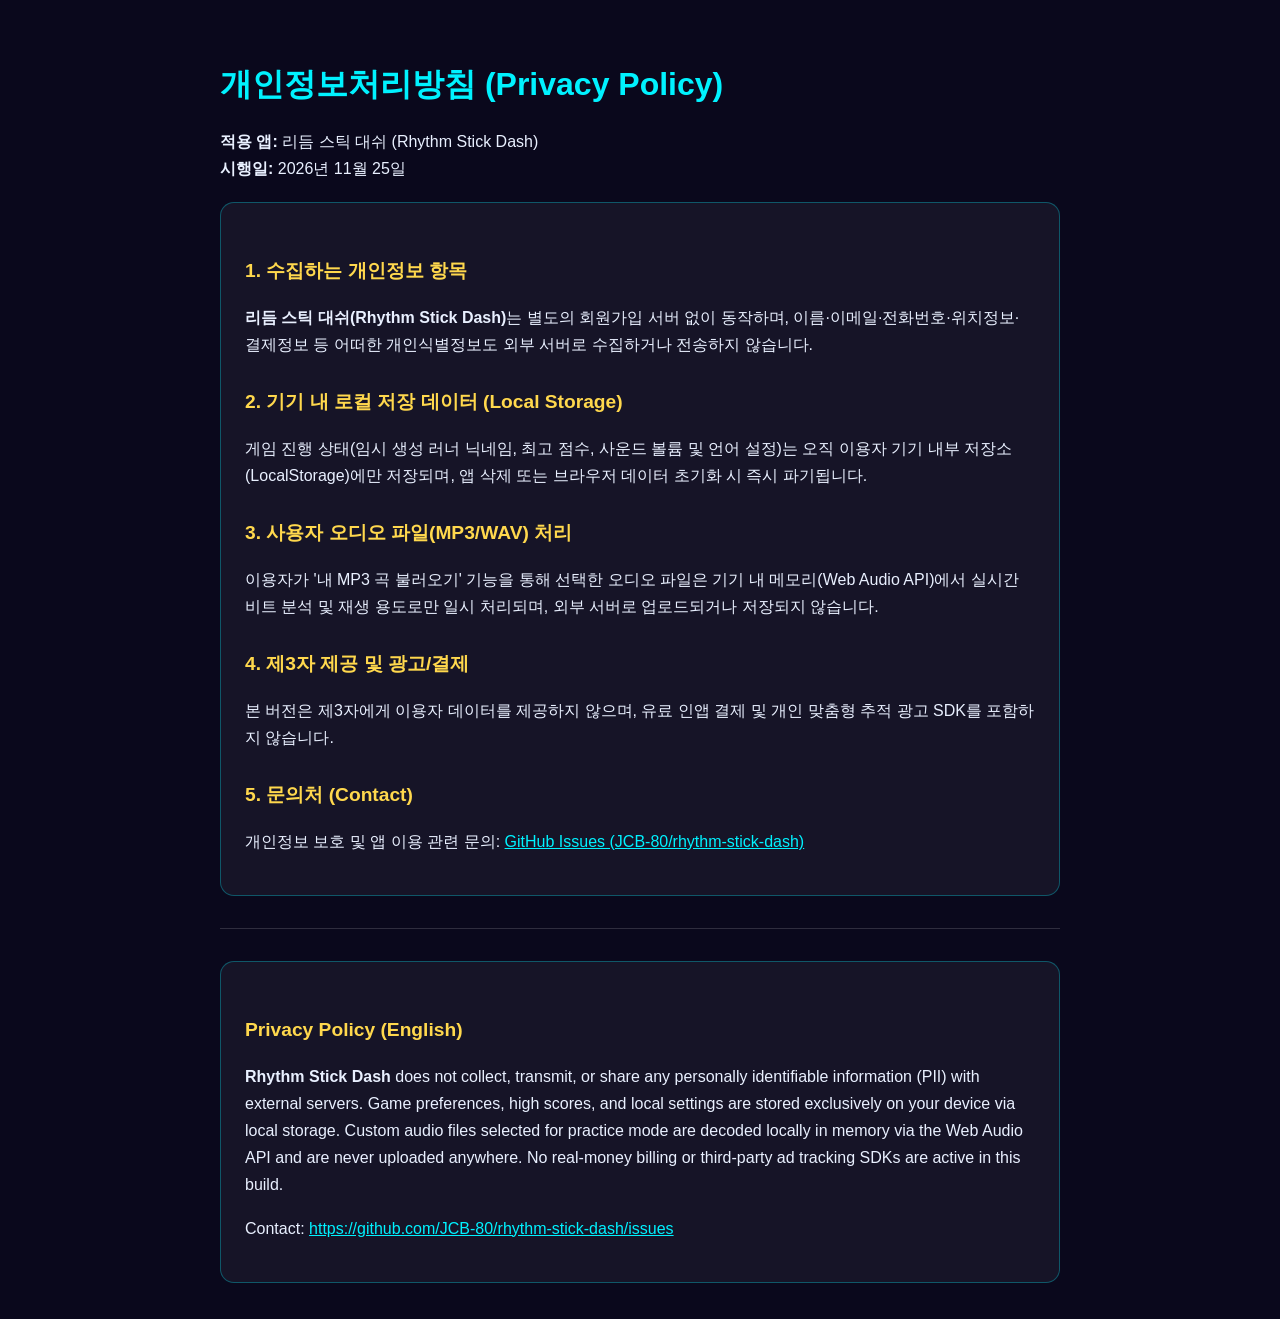
<file: privacy-policy.html>
<!DOCTYPE html>
<html lang="ko">
<head>
  <meta charset="UTF-8" />
  <meta name="viewport" content="width=device-width, initial-scale=1.0" />
  <title>개인정보처리방침 | 리듬 스틱 대쉬 (Rhythm Stick Dash)</title>
  <style>
    body { font-family: -apple-system, BlinkMacSystemFont, 'Noto Sans KR', sans-serif; background: #0a081c; color: #e9f0ff; line-height: 1.7; max-width: 840px; margin: 0 auto; padding: 36px 20px; }
    h1 { color: #00f2ff; margin-bottom: 8px; }
    h2 { color: #ffd84d; margin-top: 28px; font-size: 1.2rem; }
    .card { background: rgba(255,255,255,0.05); border: 1px solid rgba(0,242,255,0.3); border-radius: 14px; padding: 24px; margin-top: 20px; }
    a { color: #00f2ff; }
    hr { border: none; border-top: 1px solid rgba(255,255,255,0.15); margin: 32px 0; }
  </style>
</head>
<body>
  <h1>개인정보처리방침 (Privacy Policy)</h1>
  <p><strong>적용 앱:</strong> 리듬 스틱 대쉬 (Rhythm Stick Dash)<br />
     <strong>시행일:</strong> 2026년 11월 25일</p>

  <div class="card">
    <h2>1. 수집하는 개인정보 항목</h2>
    <p><strong>리듬 스틱 대쉬(Rhythm Stick Dash)</strong>는 별도의 회원가입 서버 없이 동작하며, 이름·이메일·전화번호·위치정보·결제정보 등 어떠한 개인식별정보도 외부 서버로 수집하거나 전송하지 않습니다.</p>

    <h2>2. 기기 내 로컬 저장 데이터 (Local Storage)</h2>
    <p>게임 진행 상태(임시 생성 러너 닉네임, 최고 점수, 사운드 볼륨 및 언어 설정)는 오직 이용자 기기 내부 저장소(LocalStorage)에만 저장되며, 앱 삭제 또는 브라우저 데이터 초기화 시 즉시 파기됩니다.</p>

    <h2>3. 사용자 오디오 파일(MP3/WAV) 처리</h2>
    <p>이용자가 '내 MP3 곡 불러오기' 기능을 통해 선택한 오디오 파일은 기기 내 메모리(Web Audio API)에서 실시간 비트 분석 및 재생 용도로만 일시 처리되며, 외부 서버로 업로드되거나 저장되지 않습니다.</p>

    <h2>4. 제3자 제공 및 광고/결제</h2>
    <p>본 버전은 제3자에게 이용자 데이터를 제공하지 않으며, 유료 인앱 결제 및 개인 맞춤형 추적 광고 SDK를 포함하지 않습니다.</p>

    <h2>5. 문의처 (Contact)</h2>
    <p>개인정보 보호 및 앱 이용 관련 문의: <a href="https://github.com/JCB-80/rhythm-stick-dash/issues">GitHub Issues (JCB-80/rhythm-stick-dash)</a></p>
  </div>

  <hr />

  <div class="card" lang="en">
    <h2>Privacy Policy (English)</h2>
    <p><strong>Rhythm Stick Dash</strong> does not collect, transmit, or share any personally identifiable information (PII) with external servers. Game preferences, high scores, and local settings are stored exclusively on your device via local storage. Custom audio files selected for practice mode are decoded locally in memory via the Web Audio API and are never uploaded anywhere. No real-money billing or third-party ad tracking SDKs are active in this build.</p>
    <p>Contact: <a href="https://github.com/JCB-80/rhythm-stick-dash/issues">https://github.com/JCB-80/rhythm-stick-dash/issues</a></p>
  </div>
</body>
</html>
</file>
